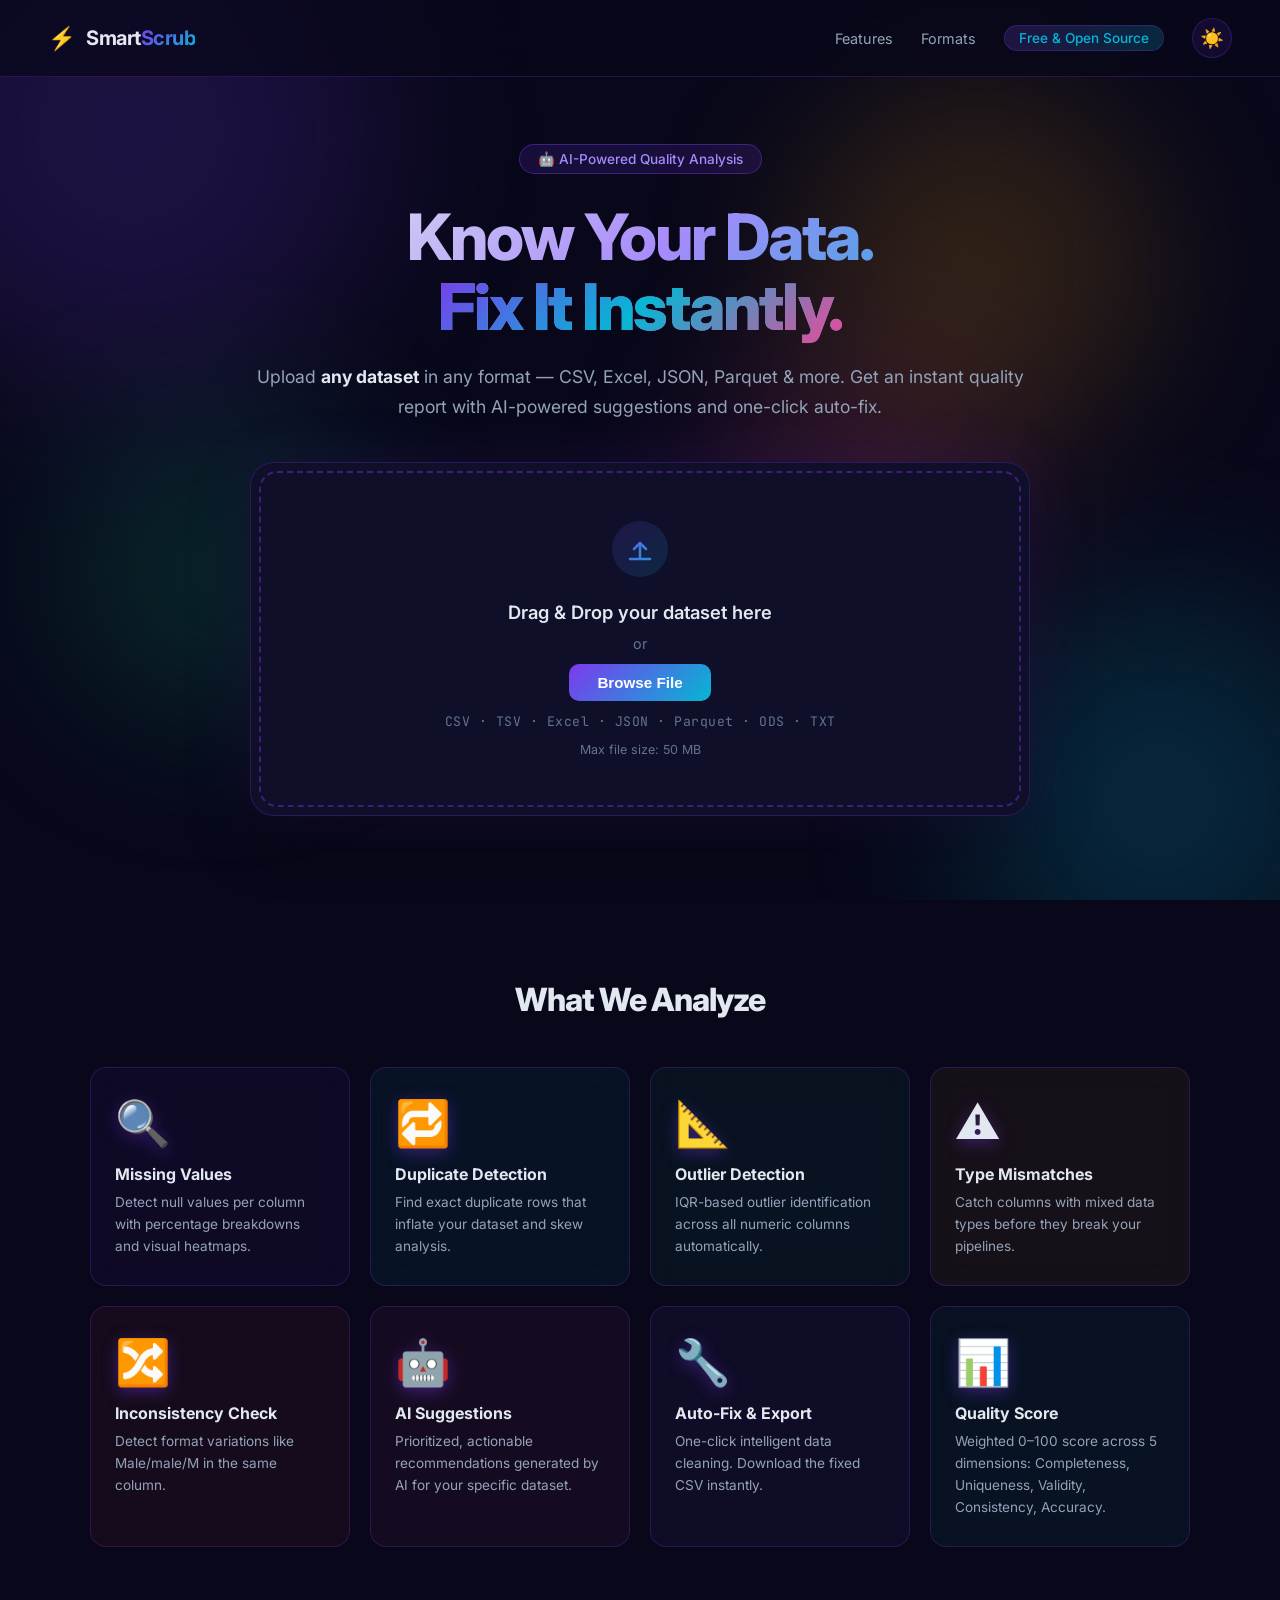
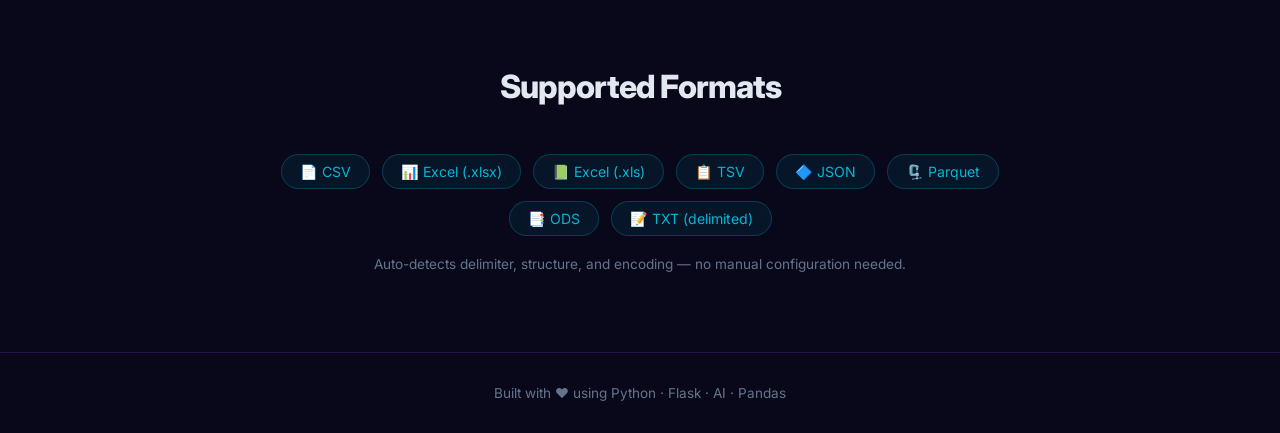
<file: static/index.html>
<!DOCTYPE html>
<html lang="en">
<head>
  <meta charset="UTF-8" />
  <meta name="viewport" content="width=device-width, initial-scale=1.0" />
  <title>SmartScrub — Upload Your Dataset</title>
  <meta name="description" content="Upload any dataset and get an instant AI-powered quality analysis with scores, visualizations, and smart fix suggestions." />
  <link rel="preconnect" href="https://fonts.googleapis.com" />
  <link href="https://fonts.googleapis.com/css2?family=Inter:wght@300;400;500;600;700;800&family=JetBrains+Mono:wght@400;500&display=swap" rel="stylesheet" />
  <link rel="stylesheet" href="style.css" />
</head>
<body>

<!-- ── Animated background orbs ───────────────────────────────── -->
<div class="bg-orbs">
  <div class="orb orb-1"></div>
  <div class="orb orb-2"></div>
  <div class="orb orb-3"></div>
  <div class="orb orb-4"></div>
  <div class="orb orb-5"></div>
</div>

<!-- ── Navigation ─────────────────────────────────────────────── -->
<nav class="navbar">
  <div class="nav-brand tooltip-trigger">
    <span class="brand-icon">⚡</span>
    <span class="brand-name">Smart<span class="brand-ai">Scrub</span></span>
    <div class="custom-tooltip">
      <strong>SmartScrub</strong> is an AI-powered data quality checker.<br>
      Upload any dataset to detect missing values, duplicates, and outliers.<br>
      Get instant AI suggestions and one-click data cleaning!
    </div>
  </div>
  <div class="nav-links">
    <a href="#features">Features</a>
    <a href="#formats">Formats</a>
    <span class="nav-badge">Free &amp; Open Source</span>
    <button class="theme-toggle" id="themeToggle" title="Toggle Theme">☀️</button>
  </div>
</nav>

<!-- ── Hero ───────────────────────────────────────────────────── -->
<section class="hero">
  <div class="hero-content">
    <div class="hero-badge">🤖 AI-Powered Quality Analysis</div>
    <h1 class="hero-title">
      Know Your Data.<br />
      <span class="gradient-text">Fix It Instantly.</span>
    </h1>
    <p class="hero-sub">
      Upload <strong>any dataset</strong> in any format — CSV, Excel, JSON, Parquet &amp; more.
      Get an instant quality report with AI-powered suggestions and one-click auto-fix.
    </p>

    <!-- ── Upload Card ──────────────────────────────────────────── -->
    <div class="upload-card" id="uploadCard">
      <div class="upload-zone" id="dropZone">
        <input type="file" id="fileInput" hidden />
        <div class="upload-icon">
          <svg width="56" height="56" viewBox="0 0 56 56" fill="none">
            <circle cx="28" cy="28" r="28" fill="url(#uploadGrad)" opacity="0.15"/>
            <path d="M28 36V22M28 22L22 28M28 22L34 28" stroke="url(#uploadGrad)" stroke-width="2.5" stroke-linecap="round" stroke-linejoin="round"/>
            <path d="M18 38h20" stroke="url(#uploadGrad)" stroke-width="2.5" stroke-linecap="round"/>
            <defs>
              <linearGradient id="uploadGrad" x1="0" y1="0" x2="56" y2="56" gradientUnits="userSpaceOnUse">
                <stop stop-color="#7c3aed"/>
                <stop offset="1" stop-color="#06b6d4"/>
              </linearGradient>
            </defs>
          </svg>
        </div>
        <p class="drop-title">Drag &amp; Drop your dataset here</p>
        <p class="drop-sub">or</p>
        <button class="btn-browse" id="browseBtn" onclick="document.getElementById('fileInput').click()">
          Browse File
        </button>
        <p class="drop-formats">CSV · TSV · Excel · JSON · Parquet · ODS · TXT</p>
        <p class="drop-limit">Max file size: 50 MB</p>
      </div>

      <!-- File selected state -->
      <div class="file-selected" id="fileSelected" style="display:none;">
        <div class="file-info">
          <div class="file-icon-wrap">📄</div>
          <div class="file-details">
            <span class="file-name" id="selectedFileName">—</span>
            <span class="file-size" id="selectedFileSize">—</span>
          </div>
          <button class="btn-clear" id="clearBtn" title="Remove file">✕</button>
        </div>
        <button class="btn-analyze" id="analyzeBtn">
          <span class="btn-label">🔍 Analyze Dataset</span>
          <span class="btn-arrow">→</span>
        </button>
      </div>
    </div>

    <!-- Loading state -->
    <div class="loading-card" id="loadingCard" style="display:none;">
      <div class="loader-ring"></div>
      <p class="loading-title">Analyzing your dataset…</p>
      <div class="loading-steps" id="loadingSteps">
        <div class="load-step active" id="ls1">📂 Loading dataset</div>
        <div class="load-step" id="ls2">🔍 Detecting issues</div>
        <div class="load-step" id="ls3">📊 Computing scores</div>
        <div class="load-step" id="ls4">🤖 Generating suggestions</div>
      </div>
    </div>

    <!-- Error state -->
    <div class="error-card" id="errorCard" style="display:none;">
      <span class="error-icon">⚠️</span>
      <p class="error-msg" id="errorMsg">Something went wrong.</p>
      <button class="btn-retry" onclick="resetUpload()">Try Again</button>
    </div>
  </div>
</section>

<!-- ── Features ───────────────────────────────────────────────── -->
<section class="features" id="features">
  <h2 class="section-title">What We Analyze</h2>
  <div class="features-grid">
    <div class="feat-card">
      <div class="feat-icon">🔍</div>
      <h3>Missing Values</h3>
      <p>Detect null values per column with percentage breakdowns and visual heatmaps.</p>
    </div>
    <div class="feat-card">
      <div class="feat-icon">🔁</div>
      <h3>Duplicate Detection</h3>
      <p>Find exact duplicate rows that inflate your dataset and skew analysis.</p>
    </div>
    <div class="feat-card">
      <div class="feat-icon">📐</div>
      <h3>Outlier Detection</h3>
      <p>IQR-based outlier identification across all numeric columns automatically.</p>
    </div>
    <div class="feat-card">
      <div class="feat-icon">⚠️</div>
      <h3>Type Mismatches</h3>
      <p>Catch columns with mixed data types before they break your pipelines.</p>
    </div>
    <div class="feat-card">
      <div class="feat-icon">🔀</div>
      <h3>Inconsistency Check</h3>
      <p>Detect format variations like Male/male/M in the same column.</p>
    </div>
    <div class="feat-card">
      <div class="feat-icon">🤖</div>
      <h3>AI Suggestions</h3>
      <p>Prioritized, actionable recommendations generated by AI for your specific dataset.</p>
    </div>
    <div class="feat-card">
      <div class="feat-icon">🔧</div>
      <h3>Auto-Fix &amp; Export</h3>
      <p>One-click intelligent data cleaning. Download the fixed CSV instantly.</p>
    </div>
    <div class="feat-card">
      <div class="feat-icon">📊</div>
      <h3>Quality Score</h3>
      <p>Weighted 0–100 score across 5 dimensions: Completeness, Uniqueness, Validity, Consistency, Accuracy.</p>
    </div>
  </div>
</section>

<!-- ── Supported Formats ───────────────────────────────────────── -->
<section class="formats-section" id="formats">
  <h2 class="section-title">Supported Formats</h2>
  <div class="formats-grid">
    <div class="format-pill">📄 CSV</div>
    <div class="format-pill">📊 Excel (.xlsx)</div>
    <div class="format-pill">📗 Excel (.xls)</div>
    <div class="format-pill">📋 TSV</div>
    <div class="format-pill">🔷 JSON</div>
    <div class="format-pill">🗜️ Parquet</div>
    <div class="format-pill">📑 ODS</div>
    <div class="format-pill">📝 TXT (delimited)</div>
  </div>
  <p class="formats-note">Auto-detects delimiter, structure, and encoding — no manual configuration needed.</p>
</section>

<!-- ── Footer ──────────────────────────────────────────────────── -->
<footer class="footer">
  <p>Built with ❤️ using Python · Flask · AI · Pandas</p>
</footer>

<script>
  const dropZone = document.getElementById('dropZone');
  const fileInput = document.getElementById('fileInput');
  const fileSelected = document.getElementById('fileSelected');
  const loadingCard = document.getElementById('loadingCard');
  const errorCard = document.getElementById('errorCard');
  const analyzeBtn = document.getElementById('analyzeBtn');

  let selectedFile = null;

  // Drag & drop
  dropZone.addEventListener('dragover', e => { e.preventDefault(); dropZone.classList.add('drag-over'); });
  dropZone.addEventListener('dragleave', () => dropZone.classList.remove('drag-over'));
  dropZone.addEventListener('drop', e => {
    e.preventDefault();
    dropZone.classList.remove('drag-over');
    const f = e.dataTransfer.files[0];
    if (f) handleFile(f);
  });

  fileInput.addEventListener('change', () => {
    if (fileInput.files[0]) handleFile(fileInput.files[0]);
  });

  document.getElementById('clearBtn').addEventListener('click', resetUpload);

  function handleFile(file) {
    selectedFile = file;
    document.getElementById('selectedFileName').textContent = file.name;
    document.getElementById('selectedFileSize').textContent = formatBytes(file.size);
    dropZone.style.display = 'none';
    fileSelected.style.display = 'block';
  }

  function resetUpload() {
    selectedFile = null;
    fileInput.value = '';
    dropZone.style.display = 'flex';
    fileSelected.style.display = 'none';
    loadingCard.style.display = 'none';
    errorCard.style.display = 'none';
    document.getElementById('uploadCard').style.display = 'block';
  }

  analyzeBtn.addEventListener('click', async () => {
    if (!selectedFile) return;
    document.getElementById('uploadCard').style.display = 'none';
    loadingCard.style.display = 'flex';

    // Animate loading steps
    const steps = ['ls1','ls2','ls3','ls4'];
    let stepIdx = 0;
    const stepInterval = setInterval(() => {
      if (stepIdx < steps.length) {
        document.getElementById(steps[stepIdx]).classList.add('active');
        stepIdx++;
      }
    }, 700);

    const formData = new FormData();
    formData.append('file', selectedFile);

    try {
      const resp = await fetch('/api/analyze', { method: 'POST', body: formData });
      clearInterval(stepInterval);
      const data = await resp.json();
      if (!resp.ok) throw new Error(data.error || 'Analysis failed');
      sessionStorage.setItem('analysisResult', JSON.stringify(data));
      window.location.href = '/report';
    } catch (err) {
      clearInterval(stepInterval);
      loadingCard.style.display = 'none';
      errorCard.style.display = 'flex';
      document.getElementById('errorCard').style.display = 'flex';
      document.getElementById('errorMsg').textContent = err.message;
    }
  });

  function formatBytes(bytes) {
    if (bytes < 1024) return bytes + ' B';
    if (bytes < 1048576) return (bytes / 1024).toFixed(1) + ' KB';
    return (bytes / 1048576).toFixed(1) + ' MB';
  }

  // Theme toggle
  const themeToggle = document.getElementById('themeToggle');
  const currentTheme = localStorage.getItem('theme') || 'dark';
  if (currentTheme === 'light') {
    document.documentElement.setAttribute('data-theme', 'light');
    if(themeToggle) themeToggle.textContent = '🌙';
  }
  if (themeToggle) {
    themeToggle.addEventListener('click', () => {
      if (document.documentElement.getAttribute('data-theme') === 'light') {
        document.documentElement.removeAttribute('data-theme');
        localStorage.setItem('theme', 'dark');
        themeToggle.textContent = '☀️';
      } else {
        document.documentElement.setAttribute('data-theme', 'light');
        localStorage.setItem('theme', 'light');
        themeToggle.textContent = '🌙';
      }
    });
  }
</script>
</body>
</html>
</file>
<file: static/style.css>
/* ── Google Fonts ───────────────────────────────────────────── */
@import url('https://fonts.googleapis.com/css2?family=Inter:wght@300;400;500;600;700;800&family=JetBrains+Mono:wght@400;500&display=swap');

/* ── Reset & Base ───────────────────────────────────────────── */
*, *::before, *::after { box-sizing: border-box; margin: 0; padding: 0; }

:root {
  --bg:        #08081a;
  --surface:   #0f0f2a;
  --surface2:  #15153a;
  --border:    rgba(124,58,237,0.25);
  --border2:   rgba(6,182,212,0.2);
  --purple:    #7c3aed;
  --cyan:      #06b6d4;
  --green:     #10b981;
  --yellow:    #f59e0b;
  --red:       #ef4444;
  --orange:    #f97316;
  --text:      #e2e8f0;
  --text-muted:#94a3b8;
  --text-dim:  #64748b;
  --radius:    16px;
  --radius-sm: 10px;
  --glow-p:    rgba(124,58,237,0.4);
  --glow-c:    rgba(6,182,212,0.3);
  --nav-bg:    rgba(8,8,26,0.7);
}

:root[data-theme="light"] {
  --bg:        #f8fafc;
  --surface:   #ffffff;
  --surface2:  #f1f5f9;
  --border:    rgba(124,58,237,0.15);
  --border2:   rgba(6,182,212,0.15);
  --purple:    #6d28d9;
  --cyan:      #0891b2;
  --green:     #059669;
  --yellow:    #d97706;
  --red:       #dc2626;
  --orange:    #ea580c;
  --text:      #0f172a;
  --text-muted:#475569;
  --text-dim:  #64748b;
  --glow-p:    rgba(124,58,237,0.2);
  --glow-c:    rgba(6,182,212,0.15);
  --nav-bg:    #f3e8ff; /* Lavender background for light theme ribbon */
}

html { scroll-behavior: smooth; }

body {
  font-family: 'Inter', sans-serif;
  background: var(--bg);
  color: var(--text);
  min-height: 100vh;
  overflow-x: hidden;
  font-size: 17px;
  transition: background 0.3s, color 0.3s;
}

/* ── Animated background orbs ──────────────────────────────── */
.bg-orbs { position: fixed; inset: 0; pointer-events: none; z-index: 0; overflow: hidden; }
.orb {
  position: absolute;
  border-radius: 50%;
  filter: blur(90px);
  opacity: 0.18;
  animation: floatOrb 12s ease-in-out infinite;
}
.orb-1 { width: 500px; height: 500px; background: var(--purple); top: -120px; left: -120px; animation-delay: 0s; }
.orb-2 { width: 400px; height: 400px; background: var(--cyan);   bottom: -100px; right: -80px; animation-delay: -4s; }
.orb-3 { width: 300px; height: 300px; background: #ec4899;       top: 40%; left: 55%; animation-delay: -8s; }
.orb-4 { width: 350px; height: 350px; background: var(--yellow);  top: 10%; right: 10%; animation-delay: -2s; }
.orb-5 { width: 300px; height: 300px; background: var(--green);   bottom: 20%; left: 5%; animation-delay: -6s; }

@keyframes floatOrb {
  0%,100% { transform: translate(0,0) scale(1); }
  33%      { transform: translate(30px,-30px) scale(1.05); }
  66%      { transform: translate(-20px,20px) scale(0.95); }
}

/* ── Navbar ─────────────────────────────────────────────────── */
.navbar {
  position: fixed; top: 0; left: 0; right: 0; z-index: 100;
  display: flex; align-items: center; justify-content: space-between;
  padding: 18px 48px;
  background: var(--nav-bg);
  backdrop-filter: blur(20px);
  border-bottom: 1px solid var(--border);
}
.nav-brand { display: flex; align-items: center; gap: 10px; }
.brand-icon { font-size: 1.4rem; }
.brand-name { font-size: 1.25rem; font-weight: 700; letter-spacing: -0.5px; color: var(--text); }
.brand-ai { background: linear-gradient(135deg,var(--purple),var(--cyan)); -webkit-background-clip: text; -webkit-text-fill-color: transparent; }
.nav-links { display: flex; align-items: center; gap: 28px; }
.nav-links a { color: var(--text-muted); text-decoration: none; font-size: .9rem; transition: color .2s; }
.nav-links a:hover { color: var(--text); }
.nav-badge {
  background: linear-gradient(135deg,rgba(124,58,237,.2),rgba(6,182,212,.2));
  border: 1px solid var(--border);
  border-radius: 20px; padding: 4px 14px;
  font-size: .85rem; color: var(--cyan); font-weight: 500;
}
.theme-toggle {
  background: rgba(124,58,237,0.1);
  border: 1px solid var(--border);
  border-radius: 50%;
  width: 40px; height: 40px;
  display: flex; align-items: center; justify-content: center;
  cursor: pointer;
  font-size: 1.2rem;
  color: var(--text);
  transition: all 0.2s;
}
.theme-toggle:hover { background: rgba(124,58,237,0.25); transform: scale(1.05); }

/* ── Hero ───────────────────────────────────────────────────── */
.hero {
  position: relative; z-index: 1;
  min-height: 100vh;
  display: flex; align-items: center; justify-content: center;
  padding: 120px 24px 60px;
  text-align: center;
}
.hero-content { max-width: 780px; }
.hero-badge {
  display: inline-block;
  background: rgba(124,58,237,.15);
  border: 1px solid rgba(124,58,237,.4);
  border-radius: 24px; padding: 6px 18px;
  font-size: .85rem; color: #a78bfa; font-weight: 500;
  margin-bottom: 28px;
  animation: fadeUp .6s ease;
}
.hero-title {
  font-size: clamp(2.5rem,6vw,4rem);
  font-weight: 800; line-height: 1.1;
  letter-spacing: -2px;
  margin-bottom: 20px;
  animation: fadeUp .7s ease;
  color: transparent;
  background: linear-gradient(135deg, #e2e8f0, #a78bfa, #06b6d4);
  background-clip: text;
  -webkit-background-clip: text;
  -webkit-text-fill-color: transparent;
}
.gradient-text {
  background: linear-gradient(135deg,var(--purple),var(--cyan),#ec4899);
  -webkit-background-clip: text; -webkit-text-fill-color: transparent;
  background-clip: text;
}
.hero-sub {
  font-size: 1.1rem; color: var(--text-muted); line-height: 1.7;
  margin-bottom: 40px; animation: fadeUp .8s ease;
}
.hero-sub strong { color: var(--text); }

@keyframes fadeUp {
  from { opacity: 0; transform: translateY(20px); }
  to   { opacity: 1; transform: translateY(0); }
}

/* ── Upload Card ─────────────────────────────────────────────── */
.upload-card {
  background: var(--surface);

  border: 1px solid var(--border);
  border-radius: 24px;
  padding: 8px;
  backdrop-filter: blur(20px);
  box-shadow: 0 0 60px rgba(124,58,237,.12), 0 20px 60px rgba(0,0,0,.4);
  animation: fadeUp .9s ease;
  transition: box-shadow .3s;
}
.upload-card:hover { box-shadow: 0 0 80px rgba(124,58,237,.2), 0 20px 60px rgba(0,0,0,.5); }

.upload-zone {
  border: 2px dashed rgba(124,58,237,.4);
  border-radius: 18px;
  padding: 48px 32px;
  display: flex; flex-direction: column; align-items: center; gap: 12px;
  cursor: pointer; transition: all .25s;
}
.upload-zone.drag-over {
  border-color: var(--cyan);
  background: rgba(6,182,212,.06);
  transform: scale(1.01);
}
.upload-icon { margin-bottom: 8px; animation: pulse 2s infinite; }
@keyframes pulse { 0%,100%{transform:scale(1);} 50%{transform:scale(1.08);} }
.drop-title { font-size: 1.15rem; font-weight: 600; }
.drop-sub { color: var(--text-dim); font-size: .9rem; }
.btn-browse {
  background: linear-gradient(135deg,var(--purple),var(--cyan));
  color: #fff; border: none; border-radius: 10px;
  padding: 10px 28px; font-size: .95rem; font-weight: 600;
  cursor: pointer; transition: all .2s;
}
.btn-browse:hover { transform: translateY(-2px); box-shadow: 0 8px 24px var(--glow-p); }
.drop-formats { color: var(--text-dim); font-size: .82rem; letter-spacing: .5px; font-family: 'JetBrains Mono', monospace; }
.drop-limit { color: var(--text-dim); font-size: .78rem; }

/* File selected */
.file-selected { padding: 20px 16px; display: flex; flex-direction: column; gap: 16px; }
.file-info { display: flex; align-items: center; gap: 14px; background: rgba(124,58,237,.1); border: 1px solid var(--border); border-radius: 12px; padding: 14px 18px; }
.file-icon-wrap { font-size: 1.8rem; }
.file-details { flex: 1; text-align: left; }
.file-name { display: block; font-weight: 600; font-size: .95rem; white-space: nowrap; overflow: hidden; text-overflow: ellipsis; max-width: 300px; }
.file-size { font-size: .8rem; color: var(--text-muted); }
.btn-clear { background: none; border: 1px solid rgba(239,68,68,.3); color: var(--red); border-radius: 8px; padding: 6px 10px; cursor: pointer; font-size: .8rem; transition: all .2s; }
.btn-clear:hover { background: rgba(239,68,68,.1); }
.btn-analyze {
  width: 100%;
  background: linear-gradient(45deg, #ec4899, #7c3aed, #06b6d4, #10b981);
  background-size: 300% 300%;
  animation: gradientShift 5s ease infinite;
  border: none; border-radius: 12px; padding: 16px 24px;
  font-size: 1.05rem; font-weight: 700; color: #fff;
  cursor: pointer; display: flex; align-items: center; justify-content: center; gap: 8px;
  transition: all .25s; letter-spacing: .3px;
  box-shadow: 0 8px 30px var(--glow-p);
}
@keyframes gradientShift { 0% {background-position: 0% 50%;} 50% {background-position: 100% 50%;} 100% {background-position: 0% 50%;} }
.btn-analyze:hover { transform: translateY(-2px) scale(1.02); box-shadow: 0 12px 40px rgba(6,182,212,0.5); }
.btn-arrow { font-size: 1.1rem; transition: transform .2s; }
.btn-analyze:hover .btn-arrow { transform: translateX(6px); }

/* Loading card */
.loading-card {
  padding: 48px 32px;
  display: flex; flex-direction: column; align-items: center; gap: 20px;
  background: var(--surface);

  border: 1px solid var(--border);
  border-radius: 24px; backdrop-filter: blur(20px);
}
.loader-ring {
  width: 64px; height: 64px;
  border: 3px solid rgba(124,58,237,.2);
  border-top: 3px solid var(--purple);
  border-right: 3px solid var(--cyan);
  border-radius: 50%;
  animation: spin 1s linear infinite;
}
@keyframes spin { to { transform: rotate(360deg); } }
.loading-title { font-size: 1.1rem; font-weight: 600; }
.loading-steps { display: flex; flex-direction: column; gap: 8px; width: 100%; max-width: 280px; }
.load-step { font-size: .88rem; color: var(--text-dim); padding: 8px 14px; border-radius: 8px; transition: all .4s; }
.load-step.active { color: var(--cyan); background: rgba(6,182,212,.1); border: 1px solid rgba(6,182,212,.25); }

/* Error card */
.error-card {
  padding: 40px 32px;
  display: flex; flex-direction: column; align-items: center; gap: 16px;
  background: rgba(239,68,68,.05);
  border: 1px solid rgba(239,68,68,.25);
  border-radius: 24px;
}
.error-icon { font-size: 2.5rem; }
.error-msg { color: #fca5a5; font-size: .95rem; text-align: center; }
.btn-retry { background: rgba(239,68,68,.15); border: 1px solid rgba(239,68,68,.4); color: var(--red); border-radius: 10px; padding: 10px 24px; cursor: pointer; font-size: .9rem; transition: all .2s; }
.btn-retry:hover { background: rgba(239,68,68,.25); }

/* ── Features ───────────────────────────────────────────────── */
.features { position: relative; z-index: 1; padding: 80px 48px; }
.section-title { text-align: center; font-size: 2rem; font-weight: 800; margin-bottom: 48px; letter-spacing: -1px; }
.features-grid { display: grid; grid-template-columns: repeat(auto-fit,minmax(220px,1fr)); gap: 20px; max-width: 1100px; margin: 0 auto; }
.feat-card {
  background: var(--surface);
  border: 1px solid var(--border);
  border-radius: var(--radius);
  padding: 28px 24px;
  transition: all .4s cubic-bezier(0.175, 0.885, 0.32, 1.275);
  backdrop-filter: blur(15px);
  position: relative;
  overflow: hidden;
}
.feat-card:nth-child(1) { background: rgba(124,58,237,0.06); }
.feat-card:nth-child(2) { background: rgba(6,182,212,0.06); }
.feat-card:nth-child(3) { background: rgba(16,185,129,0.06); }
.feat-card:nth-child(4) { background: rgba(245,158,11,0.06); }
.feat-card:nth-child(5) { background: rgba(239,68,68,0.06); }
.feat-card:nth-child(6) { background: rgba(236,72,153,0.06); }
.feat-card:nth-child(7) { background: rgba(139,92,246,0.06); }
.feat-card:nth-child(8) { background: rgba(20,184,166,0.06); }
.feat-card::before {
  content: ''; position: absolute; top: 0; left: -100%; width: 50%; height: 100%;
  background: linear-gradient(90deg, transparent, rgba(255,255,255,0.1), transparent);
  transition: all .5s;
}
.feat-card:hover::before { left: 100%; }
.feat-card:hover { transform: translateY(-8px) scale(1.02); border-color: var(--cyan); box-shadow: 0 15px 45px rgba(6,182,212,0.25); }
.feat-icon { font-size: 2.8rem; margin-bottom: 14px; display: inline-block; filter: drop-shadow(0 4px 8px var(--glow-p)); }
.feat-card h3 { font-size: 1rem; font-weight: 700; margin-bottom: 8px; }
.feat-card p { font-size: .85rem; color: var(--text-muted); line-height: 1.6; }

/* ── Formats ─────────────────────────────────────────────────── */
.formats-section { position: relative; z-index: 1; padding: 40px 48px 80px; text-align: center; }
.formats-grid { display: flex; flex-wrap: wrap; justify-content: center; gap: 12px; max-width: 800px; margin: 0 auto 20px; }
.format-pill {
  background: rgba(6,182,212,.08);
  border: 1px solid rgba(6,182,212,.25);
  border-radius: 20px; padding: 8px 18px;
  font-size: .88rem; color: var(--cyan);
  transition: all .2s;
}
.format-pill:hover { background: rgba(6,182,212,.15); transform: translateY(-2px); }
.formats-note { color: var(--text-dim); font-size: .85rem; margin-top: 16px; }

/* ── Footer ─────────────────────────────────────────────────── */
.footer { position: relative; z-index: 1; text-align: center; padding: 32px; color: var(--text-dim); font-size: .85rem; border-top: 1px solid var(--border); }

/* ════════════════════════════════════════════════════════════
   REPORT PAGE STYLES
   ════════════════════════════════════════════════════════════ */
.report-body { background: var(--bg); }

.report-nav {
  position: fixed; top: 0; left: 0; right: 0; z-index: 100;
  display: flex; align-items: center; justify-content: space-between;
  padding: 14px 40px;
  background: var(--nav-bg);
  backdrop-filter: blur(20px);

  border-bottom: 1px solid var(--border);
}
.report-nav .nav-left { display: flex; align-items: center; gap: 14px; }
.back-btn { background: rgba(124,58,237,.15); border: 1px solid var(--border); color: var(--text-muted); border-radius: 8px; padding: 7px 14px; cursor: pointer; font-size: .85rem; transition: all .2s; text-decoration: none; }
.back-btn:hover { background: rgba(124,58,237,.3); color: var(--text); }
.report-title-nav { font-weight: 700; font-size: 1.1rem; }
.file-badge { background: rgba(6,182,212,.1); border: 1px solid rgba(6,182,212,.25); border-radius: 20px; padding: 4px 14px; font-size: .8rem; color: var(--cyan); font-family: 'JetBrains Mono', monospace; max-width: 240px; white-space: nowrap; overflow: hidden; text-overflow: ellipsis; }
.btn-download {
  display: flex; align-items: center; gap: 8px;
  background: linear-gradient(135deg,var(--green),#059669);
  border: none; border-radius: 10px; padding: 10px 22px;
  color: #fff; font-size: .9rem; font-weight: 600; cursor: pointer;
  transition: all .2s;
}
.btn-download:hover { transform: translateY(-2px); box-shadow: 0 8px 24px rgba(16,185,129,.3); }
.btn-download:disabled { opacity: .5; cursor: not-allowed; transform: none; }

/* Report layout */
.report-main { position: relative; z-index: 1; padding: 100px 32px 60px; max-width: 1300px; margin: 0 auto; }

/* Score hero */
.score-hero {
  display: grid; grid-template-columns: auto 1fr; gap: 40px; align-items: center;
  background: var(--surface);
  border: 1px solid var(--border);
  border-radius: 24px; padding: 40px 48px;
  margin-bottom: 28px;
  backdrop-filter: blur(20px);
}
.gauge-wrap { position: relative; width: 180px; height: 180px; }
.gauge-svg { transform: rotate(-90deg); }
.gauge-bg { fill: none; stroke: rgba(255,255,255,.06); stroke-width: 14; }
.gauge-fill { fill: none; stroke-width: 14; stroke-linecap: round; transition: stroke-dashoffset 1.5s cubic-bezier(.4,0,.2,1); }
.gauge-text { position: absolute; inset: 0; display: flex; flex-direction: column; align-items: center; justify-content: center; }
.gauge-score { font-size: 2.4rem; font-weight: 800; letter-spacing: -2px; }
.gauge-label { font-size: .75rem; color: var(--text-muted); font-weight: 500; margin-top: -4px; }

.score-details { display: flex; flex-direction: column; gap: 16px; }
.score-headline { font-size: 1.5rem; font-weight: 700; }
.score-meta { display: flex; gap: 20px; flex-wrap: wrap; }
.meta-item { display: flex; flex-direction: column; gap: 2px; }
.meta-label { font-size: .75rem; color: var(--text-dim); text-transform: uppercase; letter-spacing: .5px; }
.meta-value { font-size: 1rem; font-weight: 600; font-family: 'JetBrains Mono', monospace; }
.dimensions { display: flex; flex-direction: column; gap: 10px; margin-top: 8px; }
.dim-row { display: flex; align-items: center; gap: 12px; }
.dim-name { font-size: .82rem; color: var(--text-muted); width: 110px; flex-shrink: 0; }
.dim-bar-wrap { flex: 1; background: rgba(255,255,255,.06); border-radius: 6px; height: 8px; overflow: hidden; }
.dim-bar { height: 100%; border-radius: 6px; transition: width 1.4s cubic-bezier(.4,0,.2,1); width: 0; }
.dim-score { font-size: .82rem; font-weight: 600; font-family: 'JetBrains Mono', monospace; width: 40px; text-align: right; }

/* Stats row */
.stats-row { display: grid; grid-template-columns: repeat(auto-fit,minmax(160px,1fr)); gap: 16px; margin-bottom: 28px; }
.stat-card {
  background: var(--surface);
  border: 1px solid var(--border);
  border-radius: var(--radius); padding: 22px 20px;
  display: flex; flex-direction: column; gap: 6px;
  backdrop-filter: blur(10px); transition: all .25s;
}
.stat-card:hover { transform: translateY(-3px); border-color: rgba(124,58,237,.4); }
.stat-icon { font-size: 1.4rem; }
.stat-value { font-size: 1.6rem; font-weight: 800; font-family: 'JetBrains Mono', monospace; }
.stat-label { font-size: .78rem; color: var(--text-muted); }
.stat-sub { font-size: .72rem; color: var(--text-dim); }

/* Report grid */
.report-grid { display: grid; grid-template-columns: 1fr 1fr; gap: 20px; margin-bottom: 28px; }
.panel {
  background: var(--surface);
  border: 1px solid var(--border);
  border-radius: var(--radius); padding: 28px;
  backdrop-filter: blur(10px);
}
.panel.full-width { grid-column: 1 / -1; }
.panel-title { font-size: 1rem; font-weight: 700; margin-bottom: 20px; display: flex; align-items: center; gap: 8px; }
.panel-title .pticon { font-size: 1.1rem; }

/* Charts */
.chart-container { position: relative; height: 260px; }
.chart-container.tall { height: 320px; }

/* Issues table */
.issues-table { width: 100%; border-collapse: collapse; font-size: .85rem; }
.issues-table th { text-align: left; padding: 10px 14px; font-size: .75rem; text-transform: uppercase; letter-spacing: .5px; color: var(--text-dim); border-bottom: 1px solid var(--border); }
.issues-table td { padding: 10px 14px; border-bottom: 1px solid rgba(255,255,255,.04); vertical-align: middle; }
.issues-table tr:hover td { background: rgba(124,58,237,.05); }
.severity-badge { display: inline-block; padding: 3px 10px; border-radius: 12px; font-size: .72rem; font-weight: 600; }
.sev-high   { background: rgba(239,68,68,.15);  color: #fca5a5; border: 1px solid rgba(239,68,68,.3); }
.sev-medium { background: rgba(249,115,22,.15); color: #fdba74; border: 1px solid rgba(249,115,22,.3); }
.sev-low    { background: rgba(16,185,129,.15); color: #6ee7b7; border: 1px solid rgba(16,185,129,.3); }
.col-tag { background: rgba(124,58,237,.15); border: 1px solid rgba(124,58,237,.3); border-radius: 6px; padding: 2px 8px; font-size: .75rem; font-family: 'JetBrains Mono', monospace; }
.no-issues { text-align: center; padding: 32px; color: var(--text-dim); font-size: .9rem; }

/* Suggestions */
.suggestions-list { display: flex; flex-direction: column; gap: 14px; }
.suggestion-card {
  display: flex; gap: 14px; align-items: flex-start;
  background: rgba(255,255,255,.03);
  border: 1px solid rgba(255,255,255,.07);
  border-radius: 12px; padding: 16px 18px;
  transition: all .25s;
}
.suggestion-card:hover { background: rgba(124,58,237,.07); border-color: rgba(124,58,237,.25); }
.sug-priority { flex-shrink: 0; padding: 3px 10px; border-radius: 10px; font-size: .72rem; font-weight: 700; }
.pri-High   { background: rgba(239,68,68,.2); color: #fca5a5; }
.pri-Medium { background: rgba(249,115,22,.2); color: #fdba74; }
.pri-Low    { background: rgba(16,185,129,.2); color: #6ee7b7; }
.sug-content { flex: 1; }
.sug-category { font-size: .78rem; color: var(--text-dim); margin-bottom: 4px; text-transform: uppercase; letter-spacing: .5px; }
.sug-text { font-size: .88rem; line-height: 1.6; color: var(--text); }

/* Column cards grid */
.col-grid { display: grid; grid-template-columns: repeat(auto-fill, minmax(220px,1fr)); gap: 12px; max-height: 420px; overflow-y: auto; padding-right: 4px; }
.col-card {
  background: rgba(255,255,255,.03);
  border: 1px solid rgba(255,255,255,.07);
  border-radius: 10px; padding: 14px 16px;
  transition: all .2s;
}
.col-card:hover { border-color: rgba(124,58,237,.35); background: rgba(124,58,237,.06); }
.col-card.has-issues { border-left: 3px solid var(--orange); }
.col-card.clean { border-left: 3px solid var(--green); }
.col-name { font-size: .85rem; font-weight: 600; font-family: 'JetBrains Mono', monospace; white-space: nowrap; overflow: hidden; text-overflow: ellipsis; margin-bottom: 6px; }
.col-type-badge { display: inline-block; font-size: .68rem; padding: 2px 7px; border-radius: 6px; background: rgba(6,182,212,.12); color: var(--cyan); border: 1px solid rgba(6,182,212,.2); margin-bottom: 8px; }
.col-missing-bar { background: rgba(255,255,255,.06); border-radius: 4px; height: 5px; margin: 6px 0; overflow: hidden; }
.col-missing-fill { height: 100%; border-radius: 4px; background: linear-gradient(90deg,var(--purple),var(--red)); transition: width 1s ease; }
.col-stats { font-size: .75rem; color: var(--text-dim); display: flex; justify-content: space-between; }

/* Fix preview & AI Agent */
.fix-list { display: flex; flex-direction: column; gap: 12px; margin-top: 12px; list-style: none; padding: 0; }
.fix-item { display: flex; align-items: flex-start; gap: 12px; padding: 14px 18px; background: rgba(16,185,129,.08); border: 1px solid rgba(16,185,129,.25); border-radius: 12px; font-size: .95rem; }
.fix-check { color: var(--green); flex-shrink: 0; margin-top: 1px; font-weight: bold; font-size: 1.1rem; }

.ai-agent-chat {
  background: rgba(124,58,237,0.04);
  border: 1px solid var(--border);
  border-radius: 16px;
  padding: 24px;
}
.ai-agent-message { display: flex; gap: 16px; align-items: flex-start; }
.ai-avatar {
  background: linear-gradient(135deg, var(--purple), var(--cyan));
  color: #fff; width: 48px; height: 48px; border-radius: 50%;
  display: flex; align-items: center; justify-content: center;
  font-size: 1.5rem; flex-shrink: 0; box-shadow: 0 4px 12px var(--glow-p);
}
.ai-text { flex: 1; font-size: 1rem; line-height: 1.6; color: var(--text); }


/* Scrollbar */
::-webkit-scrollbar { width: 6px; }
::-webkit-scrollbar-track { background: transparent; }
::-webkit-scrollbar-thumb { background: rgba(124,58,237,.4); border-radius: 3px; }

/* Responsive */
@media (max-width: 900px) {
  .report-grid { grid-template-columns: 1fr; }
  .score-hero { grid-template-columns: 1fr; text-align: center; }
  .gauge-wrap { margin: 0 auto; }
  .navbar { padding: 14px 20px; }
  .nav-links { display: none; }
  .report-nav { padding: 12px 16px; }
}

/* -- Custom Tooltip ------------------------------------------- */
.tooltip-trigger {
  position: relative;
  cursor: help;
}
.custom-tooltip {
  position: absolute;
  top: calc(100% + 15px);
  left: 0;
  width: max-content;
  max-width: 350px;
  background: rgba(15,15,42,0.95);
  border: 1px solid rgba(124,58,237,0.4);
  border-radius: 12px;
  padding: 14px 18px;
  color: #e2e8f0;
  font-size: 0.85rem;
  line-height: 1.6;
  font-weight: 400;
  box-shadow: 0 10px 40px rgba(0,0,0,0.5), 0 0 20px rgba(124,58,237,0.15);
  backdrop-filter: blur(15px);
  opacity: 0;
  visibility: hidden;
  transform: translateY(-10px);
  transition: all 0.3s cubic-bezier(0.4, 0, 0.2, 1);
  z-index: 1000;
  pointer-events: none;
}
.custom-tooltip::before {
  content: '';
  position: absolute;
  top: -6px;
  left: 20px;
  width: 12px;
  height: 12px;
  background: rgba(15,15,42,0.95);
  border-left: 1px solid rgba(124,58,237,0.4);
  border-top: 1px solid rgba(124,58,237,0.4);
  transform: rotate(45deg);
}
.tooltip-trigger:hover .custom-tooltip {
  opacity: 1;
  visibility: visible;
  transform: translateY(0);
}

/* ── Colorful Download Options ──────────────────────────────── */
.download-section {
  margin-top: 40px;
  padding: 30px;
  background: var(--surface2);
  border-radius: 24px;
  border: 1px solid var(--border);
}
.download-grid {
  display: grid;
  grid-template-columns: repeat(auto-fit, minmax(280px, 1fr));
  gap: 24px;
}
.download-card {
  padding: 24px;
  border-radius: 16px;
  display: flex;
  flex-direction: column;
  gap: 12px;
  transition: all 0.3s ease;
  position: relative;
  overflow: hidden;
}
.download-card h4 {
  font-size: 1.15rem;
  font-weight: 700;
  margin-top: 8px;
  color: var(--text);
}
.download-card p {
  font-size: 0.95rem;
  line-height: 1.5;
  flex-grow: 1;
  padding: 12px;
  border-radius: 8px;
  background: rgba(128,128,128,0.1);
  color: var(--text-muted);
}
.dl-icon {
  font-size: 2.2rem;
  margin-bottom: 4px;
}
/* Safe Mode Styling */
.safe-mode {
  background: linear-gradient(145deg, rgba(124,58,237,0.1), rgba(139,92,246,0.05));
  border: 1px solid rgba(124,58,237,0.3);
}
.safe-mode p { border-left: 3px solid var(--purple); }
.safe-mode:hover {
  transform: translateY(-4px);
  box-shadow: 0 10px 30px rgba(124,58,237,0.15);
  border-color: rgba(124,58,237,0.6);
}
.btn-dl-safe {
  background: linear-gradient(135deg, var(--purple), #6d28d9);
  width: 100%;
  justify-content: center;
}

/* Strict Mode Styling */
.strict-mode {
  background: linear-gradient(145deg, rgba(236,72,153,0.1), rgba(244,63,94,0.05));
  border: 1px solid rgba(236,72,153,0.3);
}
.strict-mode p { border-left: 3px solid #ec4899; }
.strict-mode:hover {
  transform: translateY(-4px);
  box-shadow: 0 10px 30px rgba(236,72,153,0.15);
  border-color: rgba(236,72,153,0.6);
}
.btn-dl-strict {
  background: linear-gradient(135deg, #ec4899, #be185d);
  width: 100%;
  justify-content: center;
}
</file>
